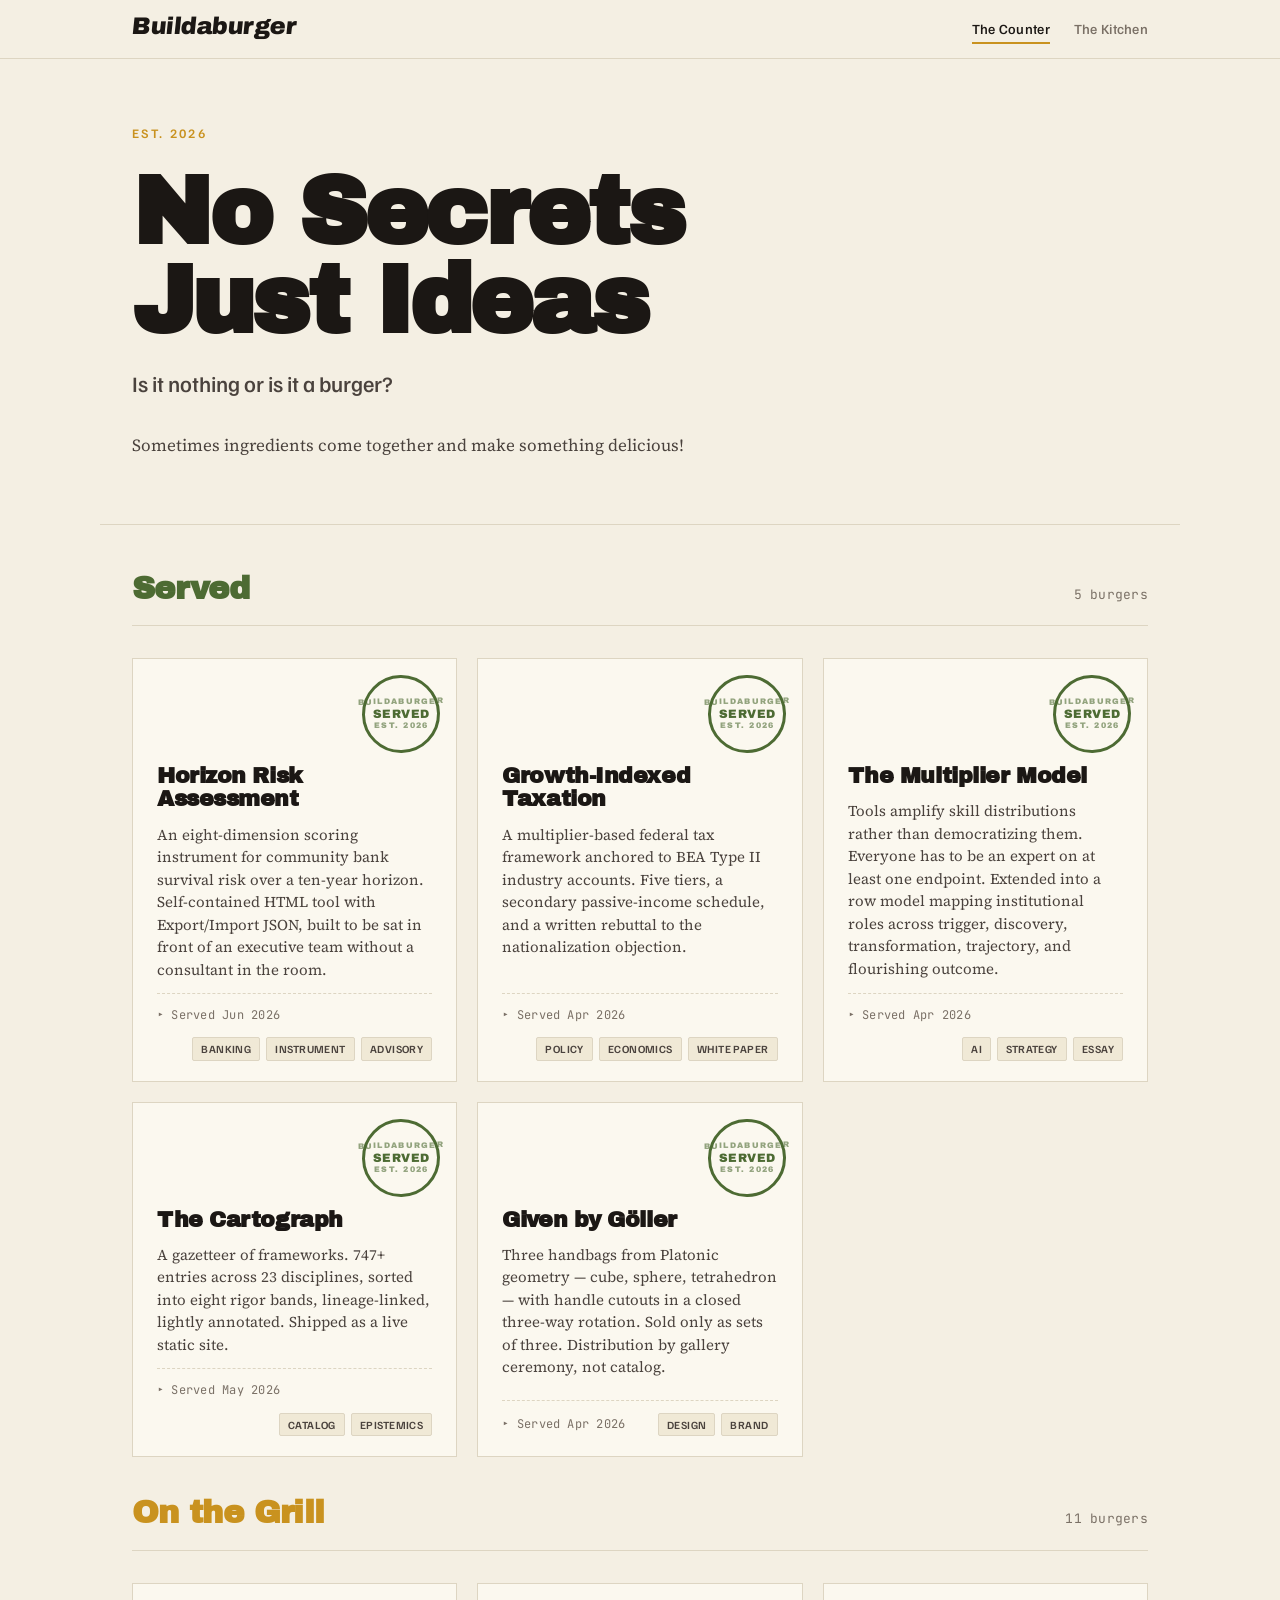
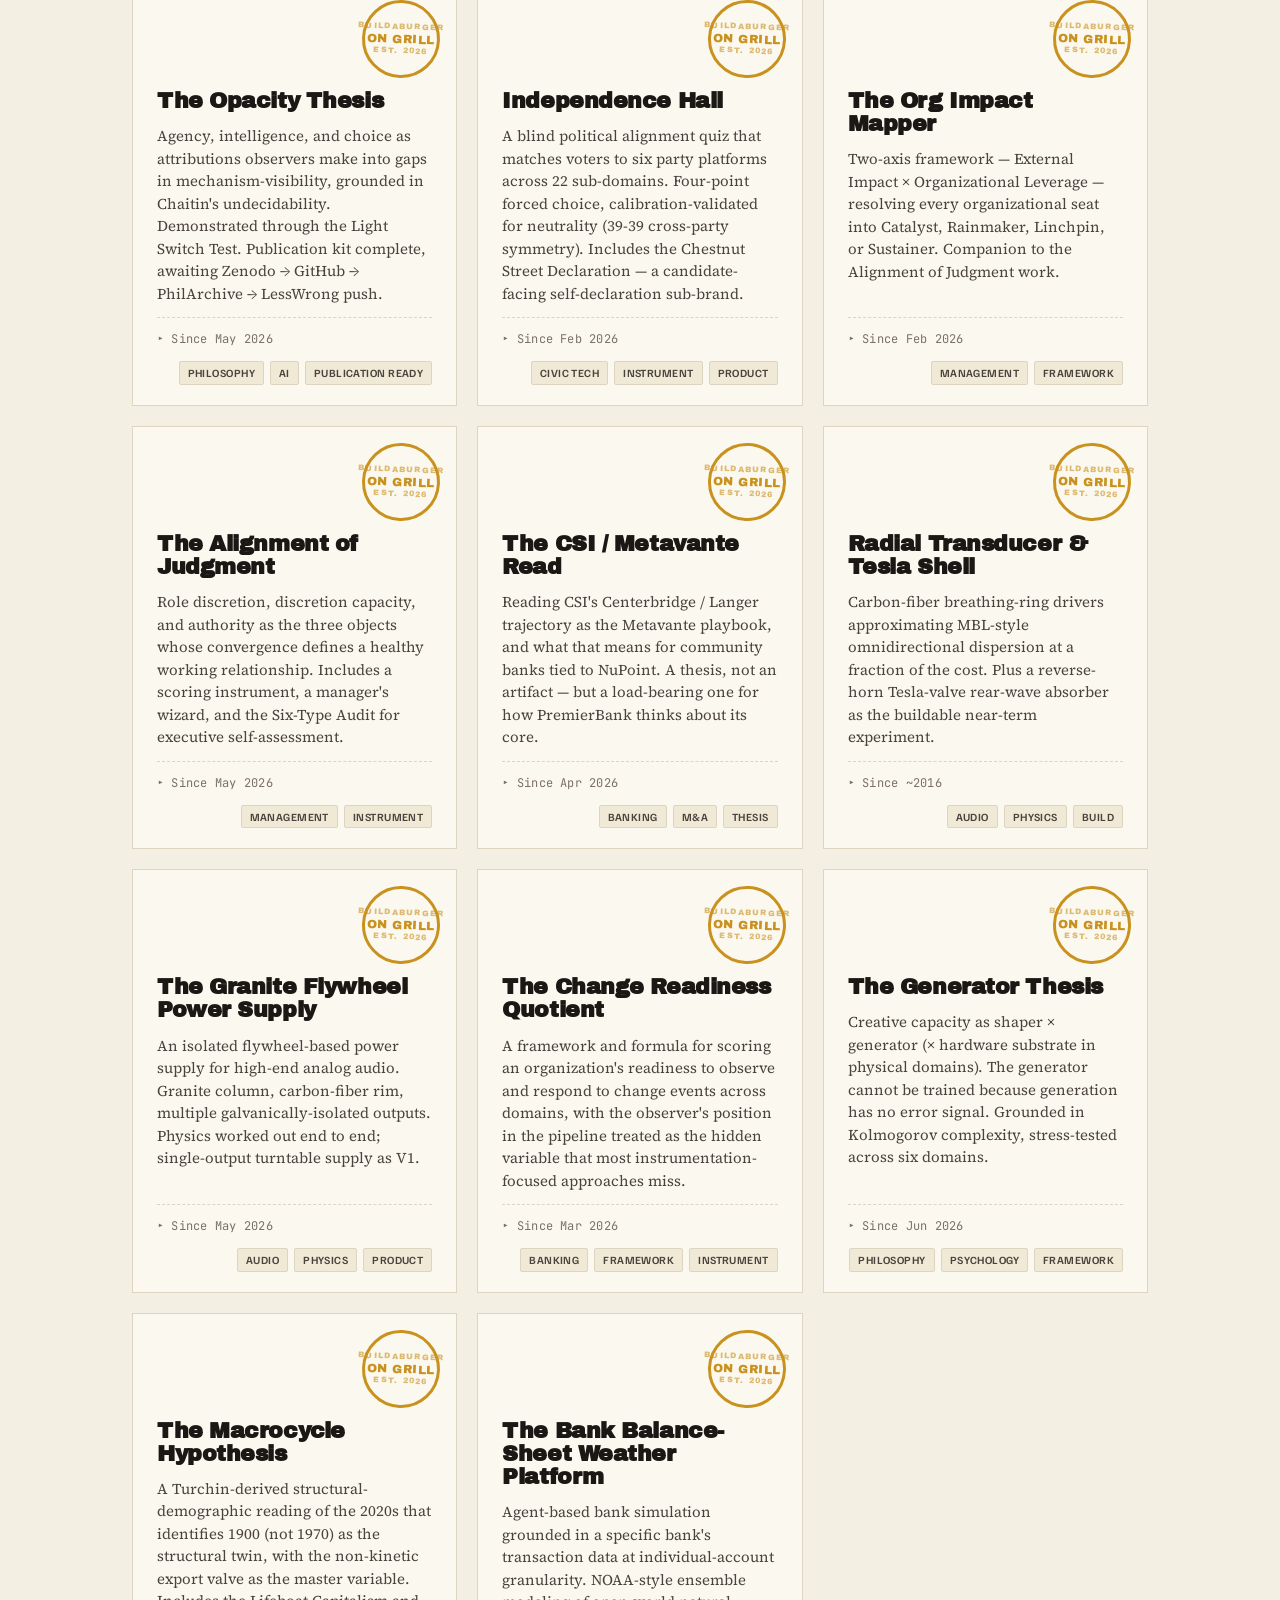
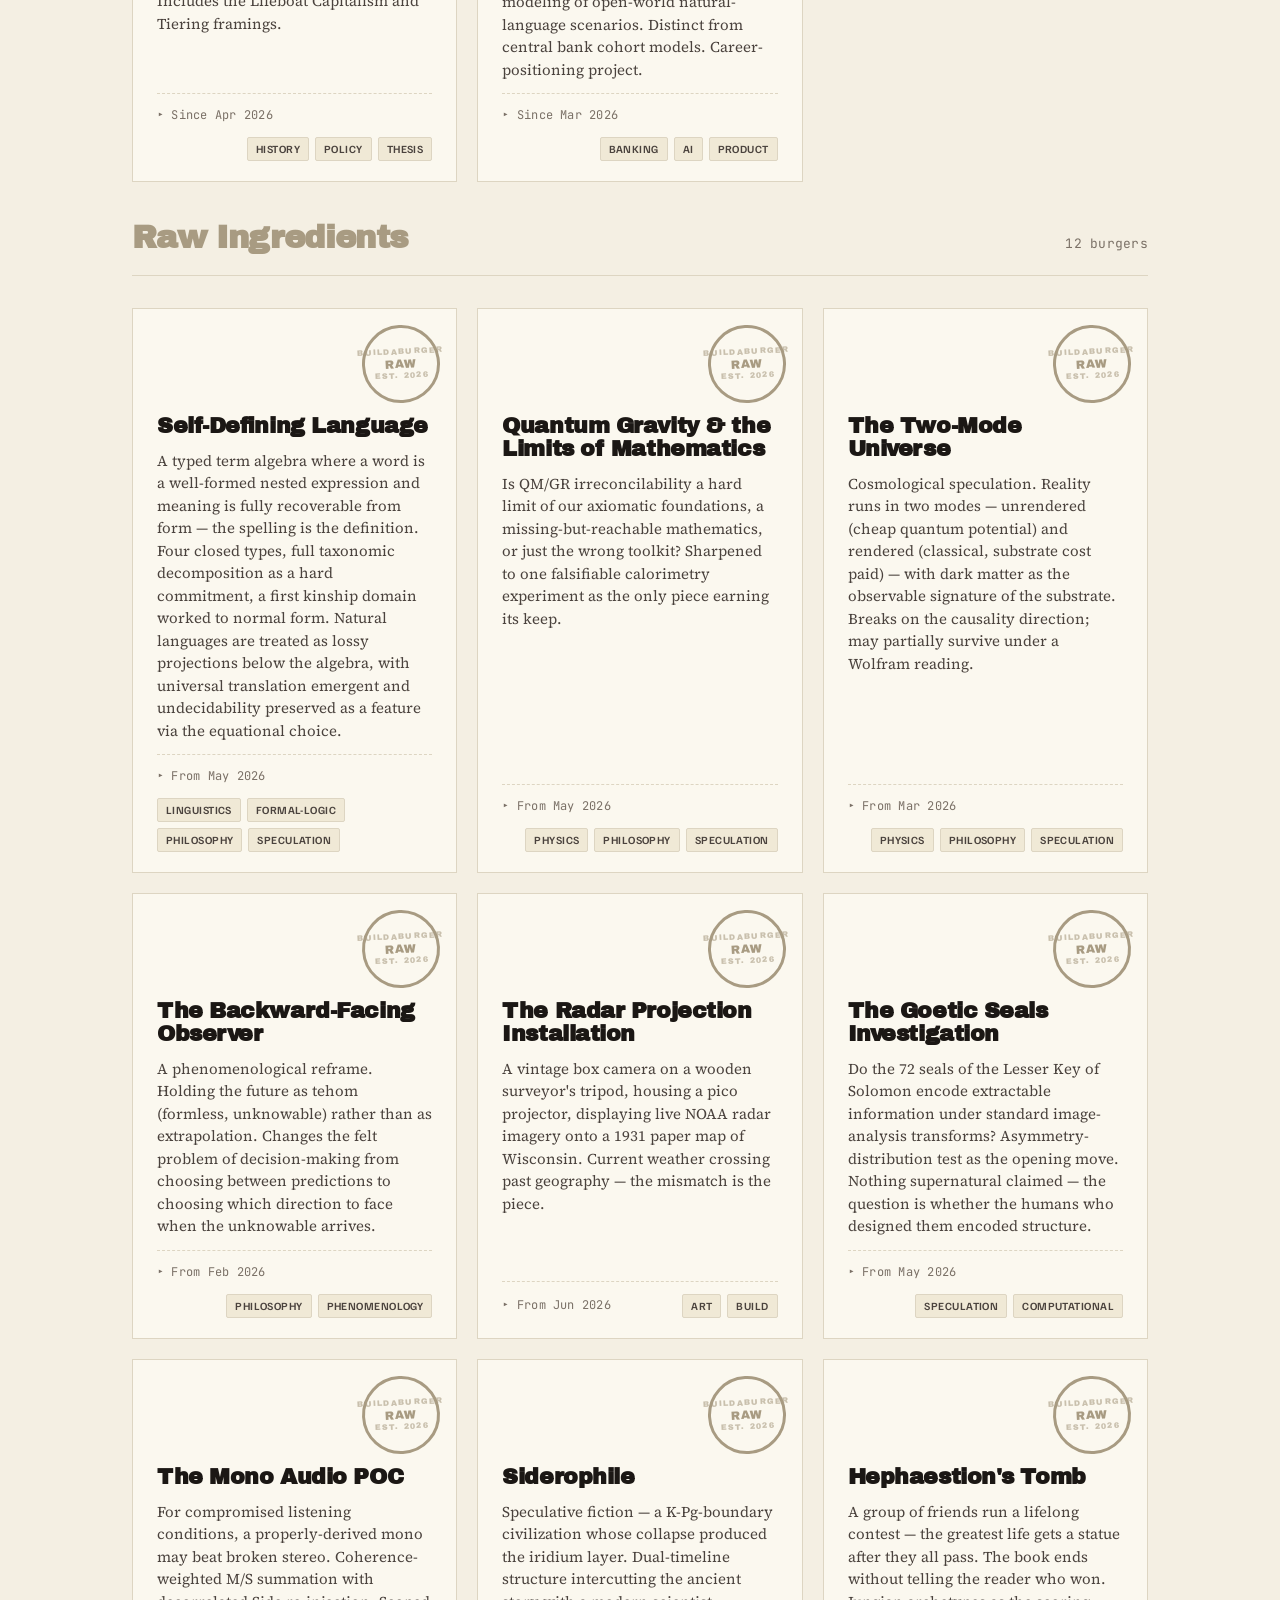
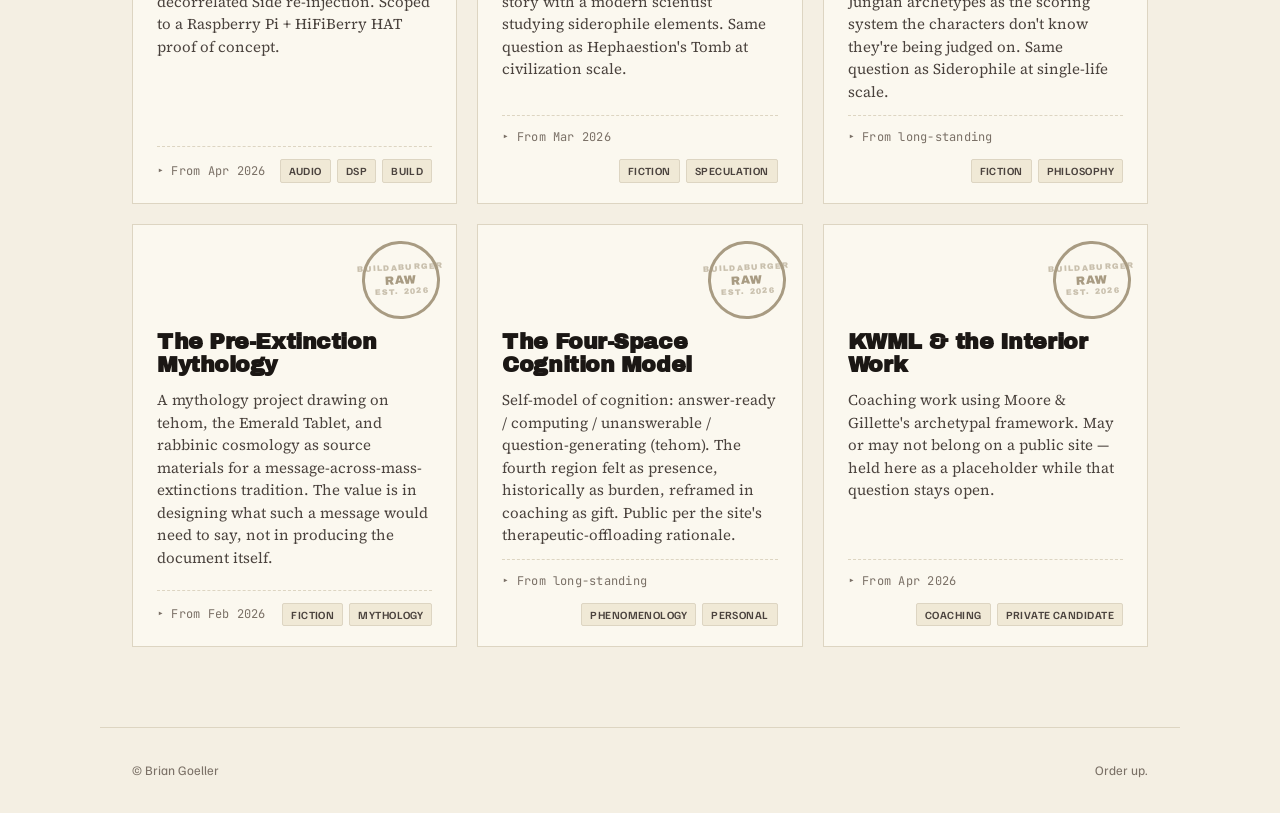
<file: index.html>
<!DOCTYPE html>
<html lang="en">
<head>
  <meta charset="UTF-8">
  <meta name="viewport" content="width=device-width, initial-scale=1.0">
  <title>Buildaburger — a polymath's index of thought projects</title>
  <meta name="description" content="A working index of thought projects, sorted by doneness. Some threads become burgers. Most don't.">

  <link rel="preconnect" href="https://fonts.googleapis.com">
  <link rel="preconnect" href="https://fonts.gstatic.com" crossorigin>
  <link rel="stylesheet" href="https://fonts.googleapis.com/css2?family=Archivo+Black&family=Familjen+Grotesk:wght@400;500;600;700&family=Source+Serif+4:ital,wght@0,400;0,600;1,400&family=JetBrains+Mono:wght@400;500&display=swap">

  <link rel="stylesheet" href="css/style.css">
  <link rel="stylesheet" href="css/kitchen.css">
</head>
<body>

<header class="site-header">
  <div class="site-header__inner">
    <a class="logo" href="index.html"><span class="logo__mark">Buildaburger</span></a>
    <nav class="site-header__nav-links">
      <a href="index.html" class="active">The Counter</a>
      <a href="kitchen.html">The Kitchen</a>
    </nav>
  </div>
</header>

<section class="hero">
  <p class="hero__eyebrow">Est. 2026</p>
  <h1 class="hero__title">No Secrets<br>Just Ideas</h1>
  <p class="hero__tagline">Is it nothing or is it a burger?</p>
  <p class="hero__thesis">
    Sometimes ingredients come together and make something delicious! 
  </p>
</section>

<main id="burger-sections">
  <p class="loading">Pulling tickets off the spike&hellip;</p>
</main>

<footer class="site-footer">
  <span>&copy; Brian Goeller</span>
  <span>Order up.</span>
</footer>

<script src="js/home.js"></script>
</body>
</html>
</file>
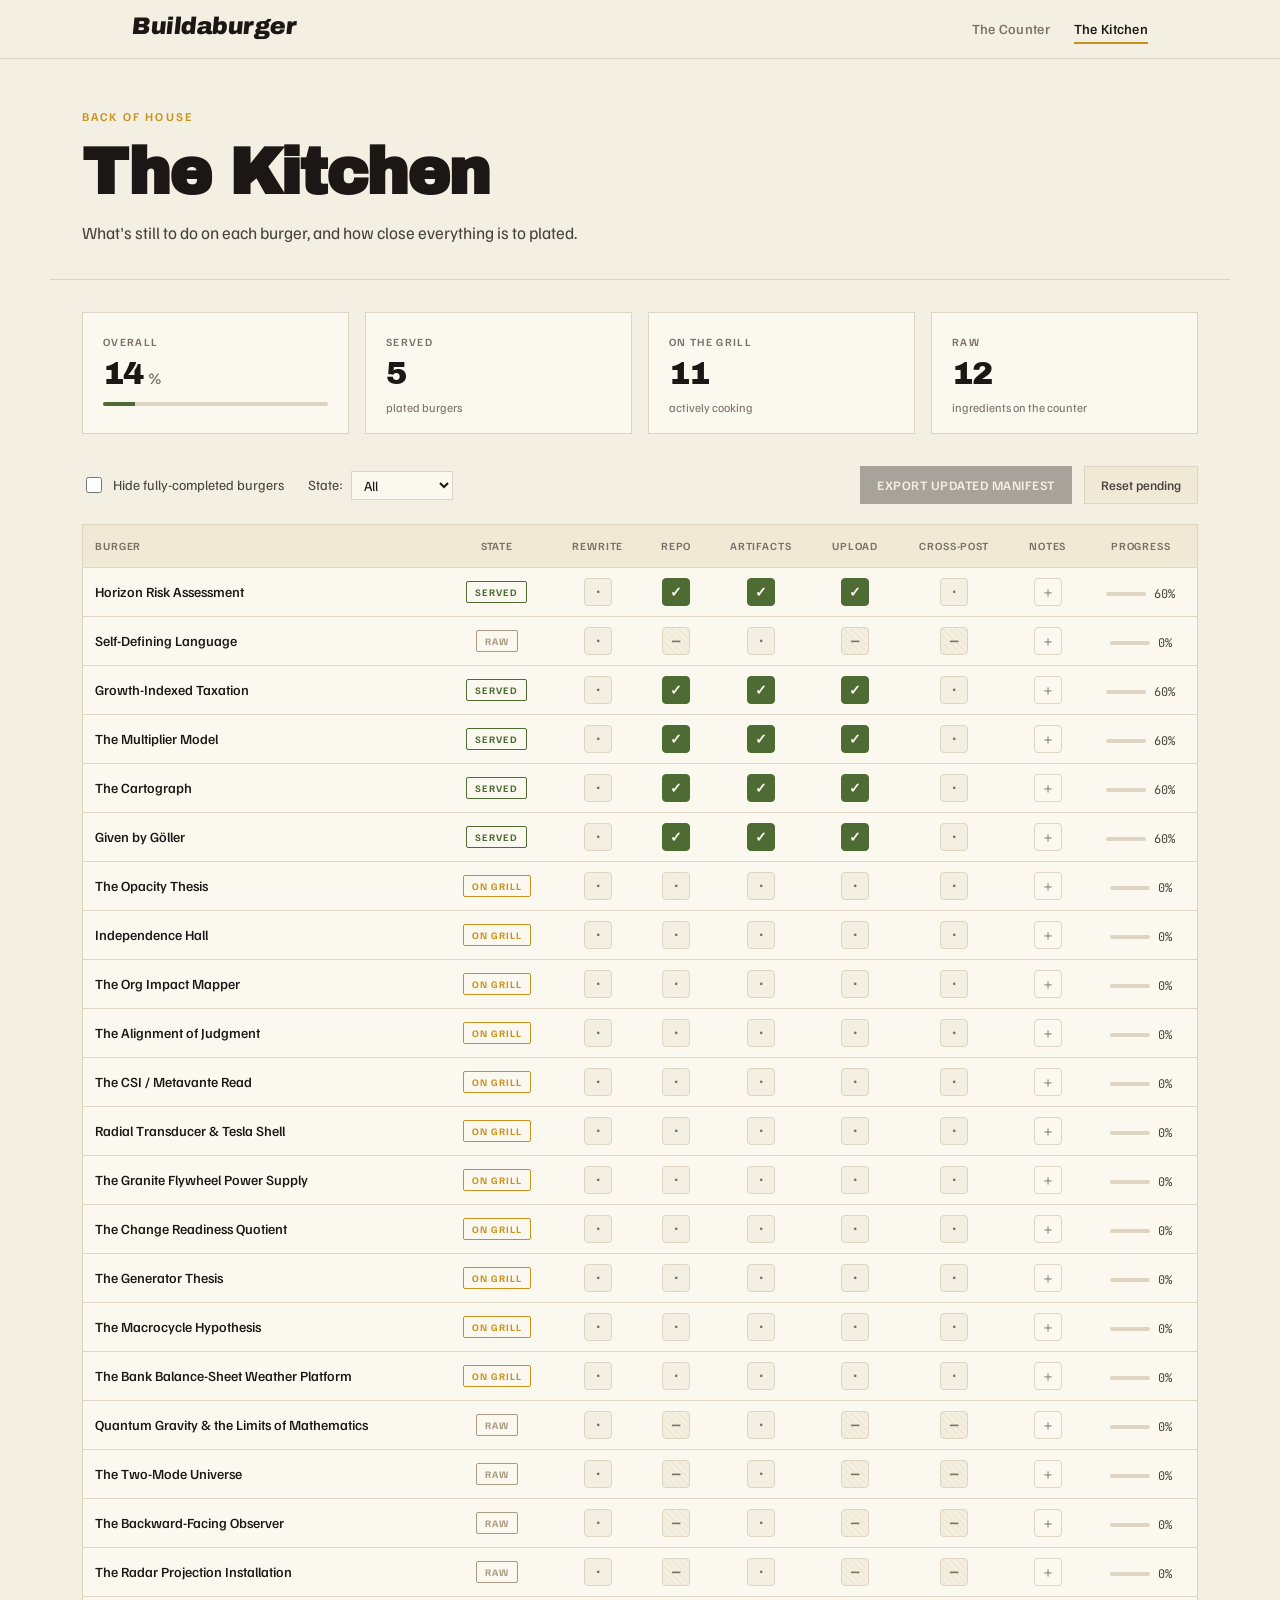
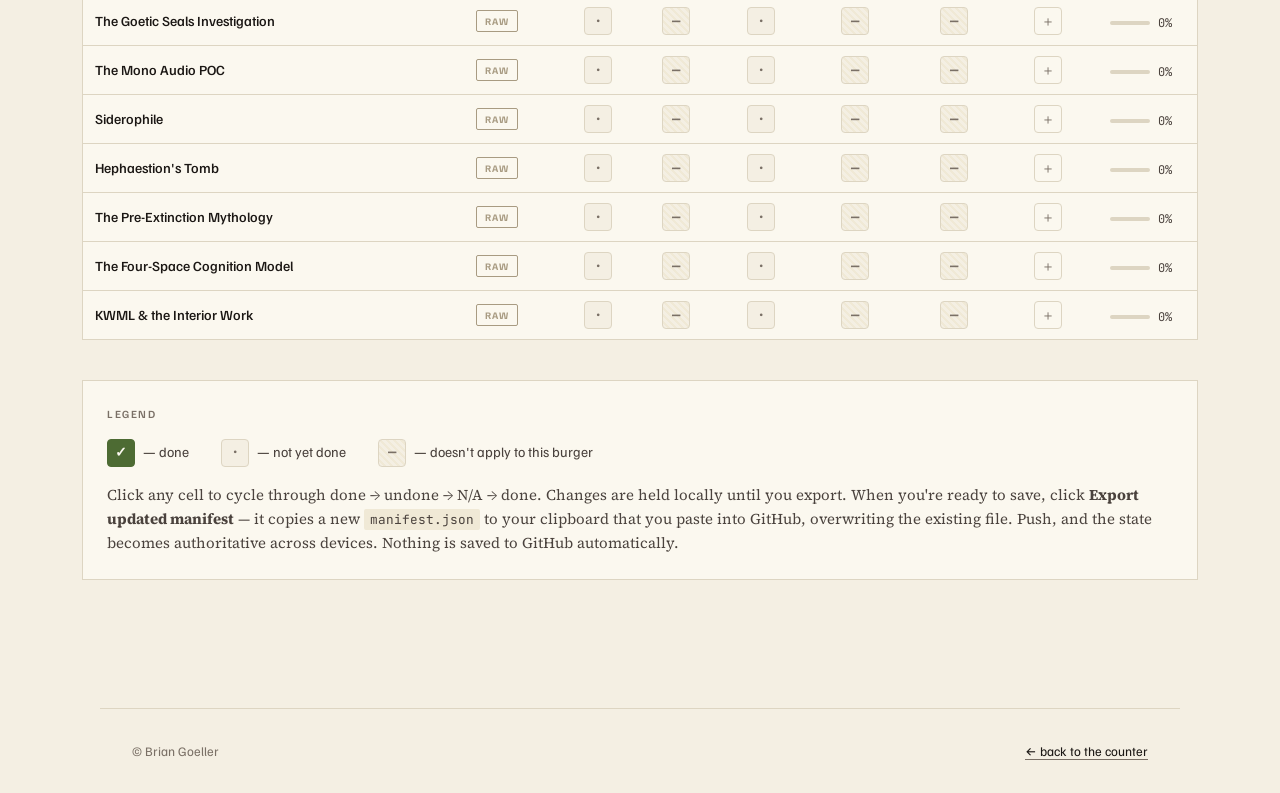
<file: kitchen.html>
<!DOCTYPE html>
<html lang="en">
<head>
  <meta charset="UTF-8">
  <meta name="viewport" content="width=device-width, initial-scale=1.0">
  <title>The Kitchen — Buildaburger</title>

  <link rel="preconnect" href="https://fonts.googleapis.com">
  <link rel="preconnect" href="https://fonts.gstatic.com" crossorigin>
  <link rel="stylesheet" href="https://fonts.googleapis.com/css2?family=Archivo+Black&family=Familjen+Grotesk:wght@400;500;600;700&family=Source+Serif+4:ital,wght@0,400;0,600;1,400&family=JetBrains+Mono:wght@400;500&display=swap">

  <link rel="stylesheet" href="css/style.css">
  <link rel="stylesheet" href="css/kitchen.css">
</head>
<body>

<header class="site-header">
  <div class="site-header__inner">
    <a class="logo" href="index.html"><span class="logo__mark">Buildaburger</span></a>
    <nav class="site-header__nav-links">
      <a href="index.html">The Counter</a>
      <a href="kitchen.html" class="active">The Kitchen</a>
    </nav>
  </div>
</header>

<section class="kitchen-hero">
  <p class="kitchen-hero__eyebrow">Back of house</p>
  <h1 class="kitchen-hero__title">The Kitchen</h1>
  <p class="kitchen-hero__tagline">What's still to do on each burger, and how close everything is to plated.</p>
</section>

<main class="kitchen">
  <section class="kitchen-summary" id="summary">
    <div class="summary-card">
      <p class="summary-label">Overall</p>
      <p class="summary-value"><span id="overall-pct">—</span><span class="summary-unit">%</span></p>
      <div class="progress-bar"><div class="progress-fill" id="overall-fill"></div></div>
    </div>
    <div class="summary-card">
      <p class="summary-label">Served</p>
      <p class="summary-value" id="served-count">—</p>
      <p class="summary-note">plated burgers</p>
    </div>
    <div class="summary-card">
      <p class="summary-label">On the grill</p>
      <p class="summary-value" id="grill-count">—</p>
      <p class="summary-note">actively cooking</p>
    </div>
    <div class="summary-card">
      <p class="summary-label">Raw</p>
      <p class="summary-value" id="raw-count">—</p>
      <p class="summary-note">ingredients on the counter</p>
    </div>
  </section>

  <section class="kitchen-controls">
    <div class="kitchen-controls__filters">
      <label class="filter-toggle">
        <input type="checkbox" id="hide-complete">
        <span>Hide fully-completed burgers</span>
      </label>
      <label class="filter-toggle">
        <span>State:</span>
        <select id="filter-state">
          <option value="all">All</option>
          <option value="served">Served</option>
          <option value="grill">On the grill</option>
          <option value="raw">Raw</option>
        </select>
      </label>
    </div>

    <div class="kitchen-controls__export">
      <span class="pending-note" id="pending-note"></span>
      <button class="export-btn" id="export-btn" disabled>Export updated manifest</button>
      <button class="reset-btn" id="reset-btn">Reset pending</button>
    </div>
  </section>

  <div class="kitchen-table-wrap">
    <table class="kitchen-table" id="kitchen-table">
      <thead>
        <tr>
          <th class="col-burger">Burger</th>
          <th class="col-state">State</th>
          <th class="col-task">Rewrite</th>
          <th class="col-task">Repo</th>
          <th class="col-task">Artifacts</th>
          <th class="col-task">Upload</th>
          <th class="col-task">Cross-post</th>
          <th class="col-notes">Notes</th>
          <th class="col-progress">Progress</th>
        </tr>
      </thead>
      <tbody id="kitchen-rows">
        <tr><td colspan="9" class="loading">Firing up the grill&hellip;</td></tr>
      </tbody>
    </table>
  </div>

  <section class="kitchen-legend">
    <h2 class="kitchen-legend__title">Legend</h2>
    <ul>
      <li><span class="task-cell task-cell--done">✓</span> — done</li>
      <li><span class="task-cell task-cell--undone">·</span> — not yet done</li>
      <li><span class="task-cell task-cell--na">—</span> — doesn't apply to this burger</li>
    </ul>
    <p class="kitchen-legend__note">
      Click any cell to cycle through done → undone → N/A → done. Changes are held locally until you export.
      When you're ready to save, click <strong>Export updated manifest</strong> — it copies a new
      <code>manifest.json</code> to your clipboard that you paste into GitHub, overwriting the existing file.
      Push, and the state becomes authoritative across devices. Nothing is saved to GitHub automatically.
    </p>
  </section>
</main>

<!-- Modal for editing notes -->
<div class="notes-modal" id="notes-modal">
  <div class="notes-modal__inner">
    <p class="notes-modal__eyebrow">Note for</p>
    <h3 class="notes-modal__title" id="notes-modal-title">—</h3>
    <textarea id="notes-modal-textarea" placeholder="A freeform note about what's next on this burger, or anything the five-column template doesn't capture."></textarea>
    <div class="notes-modal__actions">
      <button class="btn-secondary" id="notes-modal-cancel">Cancel</button>
      <button class="btn-primary" id="notes-modal-save">Save note</button>
    </div>
  </div>
</div>

<footer class="site-footer">
  <span>&copy; Brian Goeller</span>
  <span><a href="index.html">&larr; back to the counter</a></span>
</footer>

<script src="js/kitchen.js"></script>
</body>
</html>
</file>
<file: css/style.css>
/* ============================================================
   Buildaburger — design tokens
   ============================================================ */

:root {
  /* Surfaces & ink */
  --bg:           #F4EFE3;   /* warm paper */
  --surface:      #FBF8EF;   /* card */
  --surface-warm: #F0E9D6;   /* hover / divider */
  --ink:          #1B1714;   /* primary text */
  --ink-soft:     #4A423D;   /* secondary text */
  --ink-mute:     #7A7066;   /* tertiary text */
  --rule:         #DDD5C2;   /* hairlines */

  /* State colors — mapped to the cooking metaphor */
  --raw:    #A89B82;   /* oat / parchment — sitting on the counter */
  --grill:  #C9921F;   /* mustard heat — actively cooking */
  --served: #4D6B33;   /* pickle — finished */

  /* Sparing accent */
  --ketchup: #A8341F;  /* used only for emphasized links */

  /* Typography */
  --font-display: "Archivo Black", "Impact", system-ui, sans-serif;
  --font-ui:      "Familjen Grotesk", system-ui, -apple-system, sans-serif;
  --font-body:    "Source Serif 4", Georgia, "Times New Roman", serif;
  --font-mono:    "JetBrains Mono", ui-monospace, "SF Mono", monospace;

  /* Scale & rhythm */
  --max-width:    1080px;
  --gutter:       clamp(1.25rem, 3vw, 2rem);
}

/* ============================================================
   Reset & base
   ============================================================ */

*, *::before, *::after { box-sizing: border-box; }

html { -webkit-text-size-adjust: 100%; }

body {
  margin: 0;
  background: var(--bg);
  color: var(--ink);
  font-family: var(--font-body);
  font-size: 18px;
  line-height: 1.6;
  font-feature-settings: "kern" 1, "liga" 1;
  -webkit-font-smoothing: antialiased;
}

a {
  color: var(--ink);
  text-decoration: underline;
  text-decoration-thickness: 1px;
  text-underline-offset: 3px;
  text-decoration-color: var(--ink-mute);
  transition: text-decoration-color 0.15s ease;
}

a:hover {
  text-decoration-color: var(--ketchup);
}

a:focus-visible {
  outline: 2px solid var(--ketchup);
  outline-offset: 3px;
  border-radius: 2px;
}

img { max-width: 100%; display: block; }

/* ============================================================
   Header — slim sticky bar with logo
   ============================================================ */

.site-header {
  position: sticky;
  top: 0;
  z-index: 10;
  background: var(--bg);
  border-bottom: 1px solid var(--rule);
  backdrop-filter: blur(8px);
}

.site-header__inner {
  max-width: var(--max-width);
  margin: 0 auto;
  padding: 0.875rem var(--gutter);
  display: flex;
  align-items: baseline;
  justify-content: space-between;
  gap: 1.5rem;
}

.logo {
  font-family: var(--font-display);
  font-size: 1.5rem;
  letter-spacing: -0.02em;
  color: var(--ink);
  text-decoration: none;
  line-height: 1;
}

.logo:hover { text-decoration: none; }

.logo__mark {
  display: inline-block;
  transform: skewX(-6deg);
}

.site-header__nav {
  font-family: var(--font-ui);
  font-size: 0.875rem;
  font-weight: 500;
  color: var(--ink-soft);
  letter-spacing: 0.02em;
}

/* ============================================================
   Hero (home page only)
   ============================================================ */

.hero {
  max-width: var(--max-width);
  margin: 0 auto;
  padding: 4rem var(--gutter) 3rem;
  border-bottom: 1px solid var(--rule);
}

.hero__eyebrow {
  font-family: var(--font-ui);
  font-size: 0.8125rem;
  font-weight: 600;
  letter-spacing: 0.18em;
  text-transform: uppercase;
  color: var(--grill);
  margin: 0 0 1.5rem;
}

.hero__title {
  font-family: var(--font-display);
  font-size: clamp(3rem, 8vw, 6rem);
  line-height: 0.92;
  letter-spacing: -0.035em;
  margin: 0 0 1.5rem;
  color: var(--ink);
}

.hero__tagline {
  font-family: var(--font-ui);
  font-size: clamp(1.125rem, 2vw, 1.375rem);
  font-weight: 500;
  line-height: 1.35;
  margin: 0 0 2rem;
  max-width: 38ch;
  color: var(--ink-soft);
}

.hero__thesis {
  font-family: var(--font-body);
  font-size: 1.0625rem;
  line-height: 1.65;
  max-width: 62ch;
  color: var(--ink-soft);
}

/* ============================================================
   Section header (Served / On the Grill / Raw Ingredients)
   ============================================================ */

.section {
  max-width: var(--max-width);
  margin: 0 auto;
  padding: 3rem var(--gutter) 1rem;
}

.section + .section { padding-top: 1.5rem; }

.section__header {
  display: flex;
  align-items: baseline;
  justify-content: space-between;
  gap: 1rem;
  padding-bottom: 1.25rem;
  border-bottom: 1px solid var(--rule);
  margin-bottom: 2rem;
}

.section__title {
  font-family: var(--font-display);
  font-size: clamp(1.5rem, 3vw, 2rem);
  letter-spacing: -0.02em;
  margin: 0;
  line-height: 1;
}

.section__title--served { color: var(--served); }
.section__title--grill  { color: var(--grill); }
.section__title--raw    { color: var(--raw); }

.section__count {
  font-family: var(--font-mono);
  font-size: 0.8125rem;
  color: var(--ink-mute);
  letter-spacing: 0.02em;
  white-space: nowrap;
}

/* ============================================================
   Burger cards (grid)
   ============================================================ */

.burgers {
  display: grid;
  grid-template-columns: repeat(auto-fill, minmax(280px, 1fr));
  gap: 1.25rem;
}

.burger-card {
  position: relative;
  background: var(--surface);
  border: 1px solid var(--rule);
  padding: 1.5rem 1.5rem 1.25rem;
  text-decoration: none;
  color: var(--ink);
  display: flex;
  flex-direction: column;
  gap: 0.75rem;
  transition: transform 0.18s ease, border-color 0.18s ease, box-shadow 0.18s ease;
}

.burger-card:hover {
  transform: translateY(-2px);
  border-color: var(--ink-soft);
  box-shadow: 0 8px 24px -12px rgba(27, 23, 20, 0.18);
  text-decoration: none;
}

.burger-card__stamp-wrap {
  display: flex;
  justify-content: flex-end;
  margin: -0.5rem -0.5rem 0 0;
}

.burger-card__title {
  font-family: var(--font-display);
  font-size: 1.375rem;
  line-height: 1.05;
  letter-spacing: -0.02em;
  margin: 0;
  color: var(--ink);
}

.burger-card__summary {
  font-family: var(--font-body);
  font-size: 0.9375rem;
  line-height: 1.5;
  color: var(--ink-soft);
  margin: 0;
  flex-grow: 1;
}

.burger-card__meta {
  display: flex;
  flex-wrap: wrap;
  align-items: center;
  gap: 0.75rem;
  padding-top: 0.75rem;
  border-top: 1px dashed var(--rule);
  font-family: var(--font-mono);
  font-size: 0.75rem;
  letter-spacing: 0.02em;
  color: var(--ink-mute);
}

.burger-card__date::before {
  content: "▸ ";
  color: var(--ink-mute);
}

.burger-card__tags {
  display: flex;
  flex-wrap: wrap;
  gap: 0.375rem;
  margin-left: auto;
}

.tag {
  font-family: var(--font-ui);
  font-size: 0.6875rem;
  font-weight: 600;
  letter-spacing: 0.04em;
  text-transform: uppercase;
  padding: 0.125rem 0.5rem;
  border: 1px solid var(--rule);
  background: var(--surface-warm);
  color: var(--ink-soft);
  border-radius: 2px;
}

/* ============================================================
   Doneness stamp — circular, hand-pressed feel
   The signature element.
   ============================================================ */

.stamp {
  display: inline-flex;
  align-items: center;
  justify-content: center;
  width: 78px;
  height: 78px;
  border-radius: 50%;
  border: 3px solid currentColor;
  font-family: var(--font-display);
  font-size: 0.65rem;
  letter-spacing: 0.08em;
  line-height: 1;
  text-align: center;
  text-transform: uppercase;
  position: relative;
  flex-shrink: 0;
  user-select: none;
}

.stamp__inner {
  display: flex;
  flex-direction: column;
  align-items: center;
  gap: 2px;
}

.stamp__top, .stamp__bottom {
  font-size: 0.5rem;
  letter-spacing: 0.16em;
  opacity: 0.6;
}

.stamp__main {
  font-size: 0.75rem;
  letter-spacing: 0.04em;
}

.stamp--raw    { color: var(--raw);    transform: rotate(-3deg); }
.stamp--grill  { color: var(--grill);  transform: rotate(2deg);  }
.stamp--served { color: var(--served); transform: rotate(-1deg); }

.stamp--lg {
  width: 140px;
  height: 140px;
  border-width: 4px;
}

.stamp--lg .stamp__main   { font-size: 1.25rem; letter-spacing: 0.04em; }
.stamp--lg .stamp__top,
.stamp--lg .stamp__bottom { font-size: 0.6875rem; letter-spacing: 0.22em; }

/* ============================================================
   Burger detail page
   ============================================================ */

.burger {
  max-width: 720px;
  margin: 0 auto;
  padding: 3rem var(--gutter) 5rem;
}

.burger__back {
  font-family: var(--font-ui);
  font-size: 0.8125rem;
  font-weight: 500;
  letter-spacing: 0.02em;
  color: var(--ink-mute);
  text-decoration: none;
  display: inline-block;
  margin-bottom: 2.5rem;
}

.burger__back:hover {
  color: var(--ketchup);
  text-decoration: none;
}

.burger__head {
  display: flex;
  align-items: flex-start;
  justify-content: space-between;
  gap: 2rem;
  margin-bottom: 2.5rem;
  padding-bottom: 2rem;
  border-bottom: 1px solid var(--rule);
}

.burger__title {
  font-family: var(--font-display);
  font-size: clamp(2.25rem, 5vw, 3.5rem);
  line-height: 0.95;
  letter-spacing: -0.025em;
  margin: 0 0 1rem;
  color: var(--ink);
}

.burger__meta {
  font-family: var(--font-mono);
  font-size: 0.8125rem;
  color: var(--ink-mute);
  letter-spacing: 0.02em;
  display: flex;
  flex-wrap: wrap;
  gap: 1rem;
}

.burger__meta-item strong {
  font-weight: 500;
  color: var(--ink-soft);
  text-transform: uppercase;
  font-size: 0.6875rem;
  letter-spacing: 0.12em;
  margin-right: 0.375rem;
}

.burger__body {
  font-family: var(--font-body);
  font-size: 1.0625rem;
  line-height: 1.7;
  color: var(--ink);
}

.burger__body h2 {
  font-family: var(--font-display);
  font-size: 1.5rem;
  letter-spacing: -0.015em;
  margin: 2.5rem 0 0.75rem;
  line-height: 1.15;
}

.burger__body h3 {
  font-family: var(--font-ui);
  font-weight: 600;
  font-size: 1.0625rem;
  text-transform: uppercase;
  letter-spacing: 0.05em;
  color: var(--ink-soft);
  margin: 2rem 0 0.5rem;
}

.burger__body p { margin: 0 0 1.25rem; }

.burger__body a {
  color: var(--ink);
  text-decoration-color: var(--grill);
  text-decoration-thickness: 2px;
}

.burger__body a:hover {
  text-decoration-color: var(--ketchup);
}

.burger__body ul, .burger__body ol {
  margin: 0 0 1.5rem;
  padding-left: 1.25rem;
}

.burger__body li { margin-bottom: 0.5rem; }

.burger__body blockquote {
  margin: 1.5rem 0;
  padding: 0.5rem 0 0.5rem 1.5rem;
  border-left: 3px solid var(--grill);
  color: var(--ink-soft);
  font-style: italic;
}

.burger__body code {
  font-family: var(--font-mono);
  font-size: 0.9em;
  background: var(--surface-warm);
  padding: 0.125rem 0.375rem;
  border-radius: 2px;
}

.burger__body hr {
  border: none;
  border-top: 1px solid var(--rule);
  margin: 2.5rem 0;
}

/* Links section at the foot */

.burger__links {
  margin-top: 3rem;
  padding-top: 2rem;
  border-top: 1px solid var(--rule);
}

.burger__links-title {
  font-family: var(--font-ui);
  font-size: 0.75rem;
  font-weight: 600;
  letter-spacing: 0.14em;
  text-transform: uppercase;
  color: var(--ink-mute);
  margin: 0 0 1rem;
}

.burger__links ul {
  list-style: none;
  margin: 0;
  padding: 0;
  display: flex;
  flex-direction: column;
  gap: 0.5rem;
}

.burger__links a {
  font-family: var(--font-ui);
  font-weight: 500;
  font-size: 1rem;
  color: var(--ink);
  text-decoration-color: var(--grill);
  text-decoration-thickness: 2px;
}

/* ============================================================
   Footer
   ============================================================ */

.site-footer {
  max-width: var(--max-width);
  margin: 4rem auto 0;
  padding: 2rem var(--gutter);
  border-top: 1px solid var(--rule);
  font-family: var(--font-ui);
  font-size: 0.8125rem;
  color: var(--ink-mute);
  display: flex;
  flex-wrap: wrap;
  justify-content: space-between;
  gap: 1rem;
}

/* ============================================================
   Loading / empty states
   ============================================================ */

.loading {
  font-family: var(--font-mono);
  font-size: 0.875rem;
  color: var(--ink-mute);
  padding: 3rem var(--gutter);
  text-align: center;
}

/* ============================================================
   Reduced motion
   ============================================================ */

@media (prefers-reduced-motion: reduce) {
  *, *::before, *::after {
    animation-duration: 0.01ms !important;
    transition-duration: 0.01ms !important;
  }
}

/* ============================================================
   Mobile adjustments
   ============================================================ */

@media (max-width: 560px) {
  .burger__head {
    flex-direction: column;
    align-items: flex-start;
    gap: 1.5rem;
  }

  .stamp--lg {
    width: 110px;
    height: 110px;
  }

  .stamp--lg .stamp__main { font-size: 1rem; }
}
</file>
<file: css/kitchen.css>
/* ============================================================
   Buildaburger — Kitchen page styles
   Extends the main stylesheet
   ============================================================ */

/* Nav in header (adds Kitchen link) */

.site-header__nav-links {
  display: flex;
  gap: 1.5rem;
  font-family: var(--font-ui);
  font-size: 0.875rem;
  font-weight: 500;
  letter-spacing: 0.02em;
}

.site-header__nav-links a {
  color: var(--ink-mute);
  text-decoration: none;
  padding-bottom: 2px;
  border-bottom: 2px solid transparent;
  transition: color 0.15s ease, border-color 0.15s ease;
}

.site-header__nav-links a:hover {
  color: var(--ink);
  border-bottom-color: var(--grill);
}

.site-header__nav-links a.active {
  color: var(--ink);
  border-bottom-color: var(--grill);
}

/* Kitchen hero */

.kitchen-hero {
  max-width: 1180px;
  margin: 0 auto;
  padding: 3rem var(--gutter) 2rem;
  border-bottom: 1px solid var(--rule);
}

.kitchen-hero__eyebrow {
  font-family: var(--font-ui);
  font-size: 0.75rem;
  font-weight: 600;
  letter-spacing: 0.18em;
  text-transform: uppercase;
  color: var(--grill);
  margin: 0 0 1rem;
}

.kitchen-hero__title {
  font-family: var(--font-display);
  font-size: clamp(2.5rem, 6vw, 4rem);
  letter-spacing: -0.03em;
  line-height: 0.95;
  margin: 0 0 1rem;
}

.kitchen-hero__tagline {
  font-family: var(--font-ui);
  font-size: 1.0625rem;
  color: var(--ink-soft);
  margin: 0;
  max-width: 52ch;
}

/* Kitchen main container */

.kitchen {
  max-width: 1180px;
  margin: 0 auto;
  padding: 2rem var(--gutter) 4rem;
}

/* Summary cards */

.kitchen-summary {
  display: grid;
  grid-template-columns: repeat(auto-fit, minmax(200px, 1fr));
  gap: 1rem;
  margin-bottom: 2rem;
}

.summary-card {
  background: var(--surface);
  border: 1px solid var(--rule);
  padding: 1.25rem 1.25rem 1rem;
  position: relative;
}

.summary-label {
  font-family: var(--font-ui);
  font-size: 0.6875rem;
  font-weight: 600;
  letter-spacing: 0.12em;
  text-transform: uppercase;
  color: var(--ink-mute);
  margin: 0 0 0.5rem;
}

.summary-value {
  font-family: var(--font-display);
  font-size: 2rem;
  letter-spacing: -0.02em;
  line-height: 1;
  color: var(--ink);
  margin: 0;
}

.summary-unit {
  font-family: var(--font-ui);
  font-size: 1rem;
  font-weight: 500;
  color: var(--ink-mute);
  margin-left: 0.25rem;
}

.summary-note {
  font-family: var(--font-ui);
  font-size: 0.75rem;
  color: var(--ink-mute);
  margin: 0.5rem 0 0;
}

.progress-bar {
  margin-top: 0.75rem;
  height: 4px;
  background: var(--rule);
  border-radius: 2px;
  overflow: hidden;
}

.progress-fill {
  height: 100%;
  background: var(--served);
  width: 0%;
  transition: width 0.3s ease;
}

/* Controls row */

.kitchen-controls {
  display: flex;
  justify-content: space-between;
  align-items: center;
  gap: 1.5rem;
  margin-bottom: 1.25rem;
  flex-wrap: wrap;
}

.kitchen-controls__filters {
  display: flex;
  gap: 1.5rem;
  align-items: center;
  flex-wrap: wrap;
}

.filter-toggle {
  font-family: var(--font-ui);
  font-size: 0.875rem;
  color: var(--ink-soft);
  display: flex;
  align-items: center;
  gap: 0.5rem;
  cursor: pointer;
  user-select: none;
}

.filter-toggle input[type="checkbox"] {
  accent-color: var(--grill);
  width: 16px;
  height: 16px;
  cursor: pointer;
}

.filter-toggle select {
  font-family: var(--font-ui);
  font-size: 0.875rem;
  padding: 0.25rem 0.5rem;
  background: var(--surface);
  border: 1px solid var(--rule);
  color: var(--ink);
  cursor: pointer;
}

.kitchen-controls__export {
  display: flex;
  align-items: center;
  gap: 0.75rem;
}

.pending-note {
  font-family: var(--font-mono);
  font-size: 0.75rem;
  color: var(--grill);
  margin-right: 0.5rem;
}

.export-btn {
  font-family: var(--font-ui);
  font-size: 0.8125rem;
  font-weight: 600;
  letter-spacing: 0.04em;
  text-transform: uppercase;
  padding: 0.625rem 1rem;
  background: var(--ink);
  border: 1px solid var(--ink);
  color: var(--bg);
  cursor: pointer;
  transition: background 0.15s ease, opacity 0.15s ease;
}

.export-btn:hover:not(:disabled) { background: var(--ink-soft); }
.export-btn:disabled { opacity: 0.35; cursor: not-allowed; }

.reset-btn {
  font-family: var(--font-ui);
  font-size: 0.8125rem;
  font-weight: 500;
  padding: 0.625rem 1rem;
  background: var(--surface-warm);
  border: 1px solid var(--rule);
  color: var(--ink-soft);
  cursor: pointer;
  transition: background 0.15s ease;
}

.reset-btn:hover { background: var(--rule); }

/* Kitchen table */

.kitchen-table-wrap {
  overflow-x: auto;
  border: 1px solid var(--rule);
  background: var(--surface);
  margin-bottom: 2.5rem;
}

.kitchen-table {
  width: 100%;
  border-collapse: collapse;
  font-family: var(--font-ui);
  font-size: 0.875rem;
  min-width: 780px;
}

.kitchen-table thead {
  background: var(--surface-warm);
  border-bottom: 1px solid var(--rule);
}

.kitchen-table th {
  text-align: left;
  padding: 0.75rem 0.75rem;
  font-family: var(--font-ui);
  font-weight: 600;
  font-size: 0.6875rem;
  text-transform: uppercase;
  letter-spacing: 0.08em;
  color: var(--ink-mute);
  border-bottom: 1px solid var(--rule);
  white-space: nowrap;
}

.kitchen-table .col-task,
.kitchen-table .col-notes,
.kitchen-table .col-progress,
.kitchen-table .col-state { text-align: center; }

.kitchen-table td {
  padding: 0.625rem 0.75rem;
  border-bottom: 1px solid var(--rule);
  color: var(--ink);
  vertical-align: middle;
}

.kitchen-table tbody tr:last-child td { border-bottom: none; }

.kitchen-table tbody tr:hover td {
  background: var(--surface-warm);
}

/* Burger name column */

.kitchen-table .burger-name {
  font-weight: 500;
}

.kitchen-table .burger-name a {
  color: var(--ink);
  text-decoration: none;
  border-bottom: 1px dashed transparent;
  transition: border-color 0.15s ease;
}

.kitchen-table .burger-name a:hover {
  border-bottom-color: var(--ink-mute);
}

/* State column */

.state-tag {
  display: inline-block;
  font-family: var(--font-ui);
  font-size: 0.625rem;
  font-weight: 700;
  letter-spacing: 0.1em;
  text-transform: uppercase;
  padding: 0.125rem 0.5rem;
  border: 1px solid;
  border-radius: 2px;
}

.state-tag--served { color: var(--served); border-color: var(--served); }
.state-tag--grill  { color: var(--grill);  border-color: var(--grill); }
.state-tag--raw    { color: var(--raw);    border-color: var(--raw); }

/* Task cells (checkbox equivalents) */

.task-cell {
  display: inline-flex;
  align-items: center;
  justify-content: center;
  width: 28px;
  height: 28px;
  border-radius: 4px;
  cursor: pointer;
  font-family: var(--font-mono);
  font-size: 0.875rem;
  font-weight: 700;
  border: 1.5px solid var(--rule);
  background: var(--bg);
  color: var(--ink-mute);
  transition: all 0.12s ease;
  user-select: none;
}

.task-cell:hover {
  border-color: var(--ink-soft);
}

.task-cell--done {
  border-color: var(--served);
  background: var(--served);
  color: var(--surface);
}

.task-cell--undone {
  color: var(--ink-mute);
}

.task-cell--na {
  border-color: var(--rule);
  color: var(--ink-mute);
  background: repeating-linear-gradient(
    45deg,
    var(--bg),
    var(--bg) 3px,
    var(--surface-warm) 3px,
    var(--surface-warm) 5px
  );
}

/* Notes cell */

.notes-cell {
  display: inline-flex;
  align-items: center;
  justify-content: center;
  width: 28px;
  height: 28px;
  border-radius: 4px;
  cursor: pointer;
  background: transparent;
  border: 1.5px solid var(--rule);
  color: var(--ink-mute);
  font-family: var(--font-ui);
  font-size: 0.875rem;
  transition: all 0.12s ease;
}

.notes-cell:hover {
  border-color: var(--ink-soft);
  color: var(--ink);
}

.notes-cell--has-note {
  border-color: var(--grill);
  color: var(--grill);
  background: rgba(201, 146, 31, 0.08);
}

/* Progress cell */

.row-progress {
  display: inline-flex;
  align-items: center;
  gap: 0.5rem;
  font-family: var(--font-mono);
  font-size: 0.75rem;
  color: var(--ink-soft);
}

.row-progress__bar {
  width: 40px;
  height: 4px;
  background: var(--rule);
  border-radius: 2px;
  overflow: hidden;
}

.row-progress__fill {
  height: 100%;
  background: var(--served);
  transition: width 0.2s ease;
}

/* Pending state (cell has unsaved change) */

.task-cell--pending {
  outline: 2px dashed var(--grill);
  outline-offset: 2px;
}

/* Legend */

.kitchen-legend {
  background: var(--surface);
  border: 1px solid var(--rule);
  padding: 1.5rem;
}

.kitchen-legend__title {
  font-family: var(--font-ui);
  font-size: 0.6875rem;
  font-weight: 600;
  letter-spacing: 0.14em;
  text-transform: uppercase;
  color: var(--ink-mute);
  margin: 0 0 1rem;
}

.kitchen-legend ul {
  list-style: none;
  padding: 0;
  margin: 0 0 1rem;
  display: flex;
  gap: 2rem;
  flex-wrap: wrap;
  font-family: var(--font-ui);
  font-size: 0.875rem;
  color: var(--ink-soft);
}

.kitchen-legend li {
  display: flex;
  align-items: center;
  gap: 0.5rem;
}

.kitchen-legend__note {
  font-family: var(--font-body);
  font-size: 0.9375rem;
  line-height: 1.6;
  color: var(--ink-soft);
  margin: 0;
}

.kitchen-legend code {
  font-family: var(--font-mono);
  font-size: 0.85em;
  background: var(--surface-warm);
  padding: 0.125rem 0.375rem;
  border-radius: 2px;
}

/* Notes modal */

.notes-modal {
  position: fixed;
  inset: 0;
  background: rgba(27, 23, 20, 0.5);
  display: none;
  align-items: center;
  justify-content: center;
  z-index: 100;
  padding: 1.5rem;
}

.notes-modal.is-open {
  display: flex;
}

.notes-modal__inner {
  background: var(--surface);
  border: 1px solid var(--rule);
  padding: 1.75rem;
  max-width: 560px;
  width: 100%;
}

.notes-modal__eyebrow {
  font-family: var(--font-ui);
  font-size: 0.6875rem;
  font-weight: 600;
  letter-spacing: 0.14em;
  text-transform: uppercase;
  color: var(--ink-mute);
  margin: 0 0 0.5rem;
}

.notes-modal__title {
  font-family: var(--font-display);
  font-size: 1.5rem;
  letter-spacing: -0.02em;
  margin: 0 0 1rem;
  line-height: 1.1;
}

.notes-modal__inner textarea {
  width: 100%;
  min-height: 140px;
  padding: 0.75rem;
  font-family: var(--font-body);
  font-size: 0.9375rem;
  line-height: 1.5;
  background: var(--bg);
  border: 1px solid var(--rule);
  color: var(--ink);
  resize: vertical;
}

.notes-modal__actions {
  display: flex;
  justify-content: flex-end;
  gap: 0.5rem;
  margin-top: 1rem;
}

.btn-primary, .btn-secondary {
  font-family: var(--font-ui);
  font-size: 0.8125rem;
  font-weight: 600;
  letter-spacing: 0.04em;
  padding: 0.625rem 1rem;
  cursor: pointer;
  transition: background 0.15s ease;
}

.btn-primary {
  background: var(--ink);
  border: 1px solid var(--ink);
  color: var(--bg);
}

.btn-primary:hover { background: var(--ink-soft); }

.btn-secondary {
  background: var(--surface-warm);
  border: 1px solid var(--rule);
  color: var(--ink-soft);
}

.btn-secondary:hover { background: var(--rule); }

/* Loading state */

.kitchen-table .loading {
  text-align: center;
  padding: 3rem 1rem;
  color: var(--ink-mute);
  font-family: var(--font-mono);
}

/* Mobile adjustments */

@media (max-width: 720px) {
  .kitchen-controls {
    flex-direction: column;
    align-items: flex-start;
  }
  .kitchen-controls__export {
    width: 100%;
    justify-content: flex-end;
  }
}
</file>
